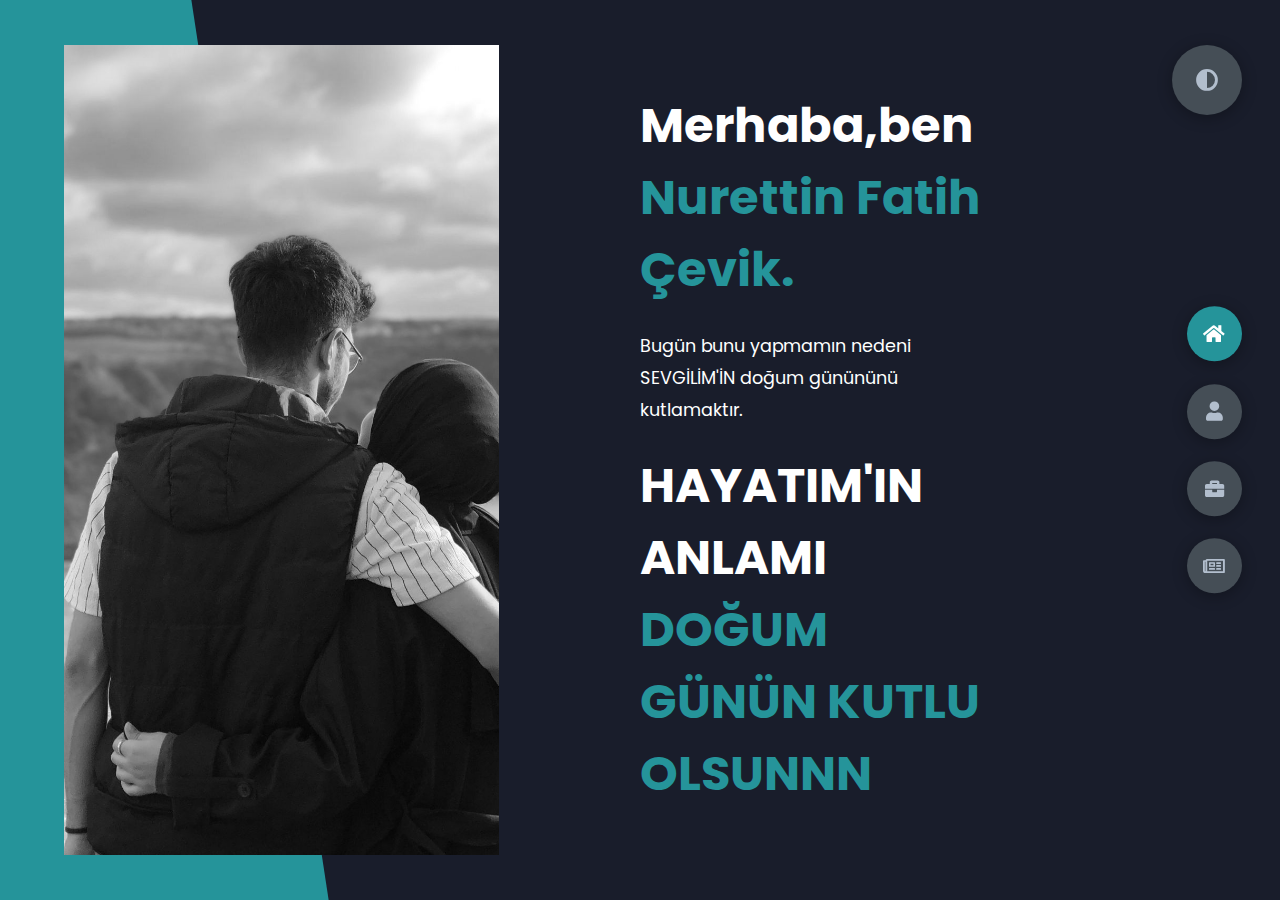
<file: index.html>
<!DOCTYPE html>
<html lang="en">
  <head>
    <meta charset="UTF-8" />
    <meta name="viewport" content="width=device-width, initial-scale=1.0" />
    <title>KALBİMM</title>
    <link 
    rel="icon"  
    type="image/svg+xml" 
    href="https://github.githubassets.com/favicons/favicon-dark.svg">
    <link rel="stylesheet" href="styles/style.css" />
    <link rel="preconnect" href="https://fonts.googleapis.com" />
    <link rel="preconnect" href="https://fonts.gstatic.com" crossorigin />
    <link
      rel="stylesheet"
      href="https://cdnjs.cloudflare.com/ajax/libs/font-awesome/5.15.4/css/all.min.css"
      integrity="sha512-1ycn6IcaQQ40/MKBW2W4Rhis/DbILU74C1vSrLJxCq57o941Ym01SwNsOMqvEBFlcgUa6xLiPY/NS5R+E6ztJQ=="
      crossorigin="anonymous"
      referrerpolicy="no-referrer"
    />
    <link
      href="https://fonts.googleapis.com/css2?family=Poppins:wght@400;500;600;700;800&display=swap"
      rel="stylesheet"
    />
  </head>
  
  <body class="main-content">
    <header class="container header active" id="home">
      <div class="header-content">
        <div class="left-header">
          <div class="h-shape"></div>
          <div class="image">
            <img src="images/00031085-PHOTO-2024-04-29-15-47-36.jpg" alt="" />  
          </div>
        </div>
        <div class="right-header">
          <h1 class="name">
            Merhaba,ben 
            <span>Nurettin Fatih Çevik.</span>
          </h1>
          <p>
            Bugün bunu yapmamın nedeni SEVGİLİM'İN doğum günününü kutlamaktır.
          </p>
          <h4 class="name">HAYATIM'IN ANLAMI 
            <span>DOĞUM GÜNÜN KUTLU OLSUNNN</span>
          </h4>

              </div>
        </div>
        
      </div>
    </header>
    <main>
      <section class="container about" id="about">
        <div class="main-title">
          <h2><span>Canım'ın İçi</span><span class="bg-text">DOĞUMGÜNÜN KUTLUOLSUN</span></h2>
        </div>
        <div class="about-container">
          <div class="left-about">
            <p>
              Sevgilim, bugün senin doğum günün ve bu özel günü seninle birlikte kutlamak benim için büyük bir mutluluk. Seninle tanıştığım o ilk anı hala hatırlıyorum. Gözlerin, gülüşün ve içtenliğin beni büyüledi. Seninle geçirdiğim her an, her anı benim için çok değerli. Seninle birlikte gülmek, seninle birlikte ağlamak, seninle birlikte hayatı paylaşmak benim için bir ayrıcalık. Seninle geçirdiğim her gün, seni daha da çok seviyorum. İyi ki doğdun, iyi ki hayatımdasın. Umarım bu yeni yaşın senin için tüm dileklerini gerçekleştirecek güzellikte geçer. Seni seviyorum! <br />
              <br />
            </p>
          </div>
          <div class="right-about">
            <div class="about-item">
              <div class="abt-text">
                <p class="large-text">KOCANNN</p>
                <p class="small-text"></p>
                   <br />
                </p>
              </div>
            </div>
            <div class="about-item">
              <div class="abt-text">
                <p class="large-text">SENİİİİ</p>
                <p class="small-text">
                    <br />
                </p>
              </div>
            </div>
            <div class="about-item">
              <div class="abt-text">
                <p class="large-text">ÇOOOOKKK</p>
                <p class="small-text">
                   <br />
                </p>
              </div>
            </div>
            <div class="about-item">
              <div class="abt-text">
                <p class="large-text">SEVİYOOOO</p>
                <p class="small-text">
                   <br />
                </p>
              </div>
            </div>
          </div>
        </div>
        <h4 class="stat-title">BİZİM ÇİZELGEMİZZ</h4>
        <div class="timeline">
          <div class="timeline-item">
            <div class="tl-icon">
              <i class=""></i>
            </div>
            <p class="tl-duration">13 Mart 2004 - 17 Ocak 2024</p>
            <h5>DOĞDUĞUMDAN TANIŞMAMIZA<span></span></h5>
            <p>
              BU TARİHLERİ BOŞVERİP GELDİM YANINA...
            </p>
          </div>
          <div class="timeline-item">
            <div class="tl-icon">
              <i class=""></i>
            </div>
            <p class="tl-duration">17 OCAK</p>
            <h5>TANIŞTIK<span></span></h5>
            <p>
              TANIŞMAMIZ BİRAZ TUHAF AMA NASIL GİRİŞ YAPICAĞIMI BİLMEDEN GİRDİM KONUYA ve KABUL EDİLDİM...
            </p>
          </div>
          <div class="timeline-item">
            <div class="tl-icon">
              <i class=""></i>
            </div>
            <p class="tl-duration">1 ŞUBAT</p>
            <h5>İLK BULUŞMA<span></span></h5>
            <p>
              MERVE ABLAN BİZİ TANIMADAN (SEN UTANARAK) VE GÜZEL BİR TAKİP YOLUYLA TANIŞMIŞ OLDUK
            </p>
          </div>
          <div class="timeline-item">
            <div class="tl-icon">
              <i class=""></i>
            </div>
            <p class="tl-duration">2 ŞUBAT</p>
            <h5>HİSAR GÜNÜ<span></span></h5>
            <p>
              FAZLA GÜZEL SOHBET OLMADI AMA TAM TANIMA O GÜNDÜ ASIL BULUŞMA O GÜNDÜ
            </p>
          </div>
          
          <div class="timeline-item">
            <div class="tl-icon">
              <i class=""></i>
            </div>
            <p class="tl-duration">4 ŞUBAT</p>
            <h5>BEŞİKTAŞ<span></span></h5>
            <p>
              O GÜN BİRAZ TUHAF OLDU YASİN ABİ İBO BEN GELDİK ONLAR GEZERKEN BİZ KARAKÖYE KADAR YÜRÜDÜK AMA GÜZELDİ SOHBETLİ BİR GÜN GEÇTİ
            </p>
          </div>
          <div class="timeline-item">
            <div class="tl-icon">
              <i class=""></i>
            </div>
            <p class="tl-duration">14 ŞUBAT</p>
            <h5>VE O GÜN</span></h5>
            <p>
              EMİRGAN KORUSU UNUTMAM UNUTAMAM BİZ O GÜN HEM İLK PİKNİĞİMİZ HEMDE SEVGİLİ OLDUK
            </p>
          </div>
          <div class="timeline-item">
            <div class="tl-icon">
              <i class=""></i>
            </div>
            <p class="tl-duration">25 ŞUBAT</p>
            <h5>EĞLENDİK(BOWLİNG)<span></span></h5>
            <p>
              BUGÜN FAZLA BİRŞEY YOK ASLINDA EĞLENDİK GÜZEL BİR GÜN GEÇİRDİK.
            </p>
          </div>
          <div class="timeline-item">
            <div class="tl-icon">
              <i class=""></i>
            </div>
            <p class="tl-duration">5 MART</p>
            <h5>İLK EMİNÖNÜ<span></span></h5>
            <p>
              BİR KAHVECİMİZ OLDU ORDA ve HALA ORAYI KULLANIYORUZ.
            </p>
          </div>
          <div class="timeline-item">
            <div class="tl-icon">
              <i class=""></i>
            </div>
            <p class="tl-duration">8 MART</p>
            <h5>KARŞILAŞMA<span></span></h5>
            <p>
              ASLINDA YASİN ABİ, BEN, SEN, ZEYNO BOWLİNG(ASLINDA YASİN ABİLERİN ARASINI YAPMAYA ÇALIŞIRKEN)
            </p>
          </div>
          <div class="timeline-item">
            <div class="tl-icon">
              <i class=""></i>
            </div>
            <p class="tl-duration">11 MART</p>
            <h5>DOĞUM GÜNÜM<span></span></h5>
            <p>
              FETİH PAŞA KORUSUNDA GÜZEL BİR GÜN TEŞEKKÜR EDERİM YENİDEN (ELMALI TURTA GÜZELDİ )
            </p>
          </div>
          <div class="timeline-item">
            <div class="tl-icon">
              <i class=""></i>
            </div>
            <p class="tl-duration">15 MART 2024 - 29 MART 2024</p>
            <h5>İLK İFTAR<span></span></h5>
            <p>
              İLK ve İKİNCİ İFTARLARIMIZ...
            </p>
          </div>
          <div class="timeline-item">
            <div class="tl-icon">
              <i class=""></i>
            </div>
            <p class="tl-duration">12 NİSAN</p>
            <h5>O GÜNE LANET OLSUN<span></span></h5>
            <p>
              FUNDAYLA KEŞKE BULUŞMA AYARLAMASAYDIK.
            </p>
          </div>
          <div class="timeline-item">
            <div class="tl-icon">
              <i class=""></i>
            </div>
            <p class="tl-duration">13 MART</p>
            <h5>12 NİSAN KONUŞMASI<span></span></h5>
            <p>
              BİLGİ ALIŞVERİŞİ
            </p>
          </div>
          <div class="timeline-item">
            <div class="tl-icon">
              <i class=""></i>
            </div>
            <p class="tl-duration">16 NİSAN</p>
            <h5>HEMOTOLOJİ<span></span></h5>
            <p>
              İYİ Kİ GİTTİK ŞUANDA İYİSİN
            </p>
          </div>
          <div class="timeline-item">
            <div class="tl-icon">
              <i class=""></i>
            </div>
            <p class="tl-duration">27 NİSAN</p>
            <h5>ARABAYLA GEZME DOLAŞMA<span></span></h5>
            <p>
              İLK FOTOĞRAFIMIZ
            </p>
          </div>
          <div class="timeline-item">
            <div class="tl-icon">
              <i class=""></i>
            </div>
            <p class="tl-duration">1 MAYIS</p>
            <h5>ÖKÜZ OTURMUŞTU<span></span></h5>
            <p>
              İLK ÖPÜCÜK ve ÖKÜZ OTURMUŞTU
            </p>
          </div>
          <div class="timeline-item">
            <div class="tl-icon">
              <i class=""></i>
            </div>
            <p class="tl-duration">6 MAYIS</p>
            <h5>GÜLHANE PARKI<span></span></h5>
            <p>
              GÜZEL BİR SAHİL YÜRÜYÜŞÜ
            </p>
          </div>
          <div class="timeline-item">
            <div class="tl-icon">
              <i class=""></i>
            </div>
            <p class="tl-duration">8 MAYIS</p>
            <h5>KUMANLA İLK BULUŞMA<span></span></h5>
            <p>
              AHMET EMİRLE BULUŞMACA
            </p>
          </div>
          <div class="timeline-item">
            <div class="tl-icon">
              <i class=""></i>
            </div>
            <p class="tl-duration">6 HAZİRAN</p>
            <h5>DOĞUM GÜNÜN KUTLU OLSUN CADI<span></span></h5>
            <p>
              HAYATIMDA OLDUĞUN İÇİN ve HERŞEY İÇİN TEŞEKKÜR EDERİM. NİCE BİRLİKTE SENELERE SEVGİLİMMMM.....
            </p>
          </div>
          
          
        </div>
      </section>
      <section class="container" id="portfolio">
        <div class="main-title">
          <h2><span>KALBİMM</span><span class="bg-text">KALBİMM</span></h2>
        </div>
        <p class="port-text">
          BİRAZ KLASİK OLUCAK AMA FAZLA BİŞİ GELMİYO BİRAZ BİLİYOSUN ODUNUMM. ;)
        </p>
        <div class="portfolios">
          <div class="portfolio-item">
            <div class="image">
              <img src="images/00031085-PHOTO-2024-04-29-15-47-36.jpg" alt="" />
              <div class="hover-items">
                <h3>KALBİMM</h3></div>
            </div>
          </div>
          <div class="portfolio-item">
            <div class="image">
              <img src="images/WhatsApp Image 2024-05-12 at 20.58.55 (1).jpeg" alt="" />
              <div class="hover-items">
                <h3>HAYATIMM</h3></div>
            </div>
          </div>
          <div class="portfolio-item">
            <div class="image">
              <img src="images/WhatsApp Image 2024-05-12 at 20.58.56 (1).jpeg" alt="" />
              <div class="hover-items">
                <h3>HERŞEYİMM</h3></div>
            </div>
          </div>
          <div class="portfolio-item">
            <div class="image">
              <img src="images/WhatsApp Image 2024-05-12 at 20.58.58 (1).jpeg" alt="" />
              <div class="hover-items">
                <h3>DOĞUMMM</h3></div>
            </div>
          </div>
          <div class="portfolio-item">
            <div class="image">
              <img src="images/WhatsApp Image 2024-05-12 at 20.58.58.jpeg" alt="" />
              <div class="hover-items">
                <h3>GÜNÜNN</h3></div>
            </div>
          </div>
          <div class="portfolio-item">
            <div class="image">
              <img src="images/WhatsApp Image 2024-05-12 at 20.59.02.jpeg" alt="" />
              <div class="hover-items">
                <h3>KUTLU OLSUNN</h3></div>
            </div>
          </div>
        </div>
      </section>
      <section class="container" id="blogs">
        <div class="blogs-content">
          <div class="main-title">
            <h2>ANILAR <span>KÖŞESİ</span><span class="bg-text">ANILAR KÖŞESİ</span></h2>
          </div>
          <div class="blogs">
            <div class="blog">
              <img src="images/WhatsApp Image 2024-05-12 at 20.59.01.jpeg" alt="" />
              <div class="blog-text">
                <h4>                  Seninle geçirdiğim her an, yaşamımın en değerli anılarına dönüşüyor. Doğum günün kutlu olsun, sevgilim. Seni her şeyden çok seviyorum.
                </h4>
                <p>
                </p>
              </div>
            </div>
            <div class="blog">
              <img src="images/WhatsApp Image 2024-05-12 at 20.58.59.jpeg" alt="" />
              <div class="blog-text">
                <h4>Seninle olmak, dünyanın en güzel hediyesi. Doğum günün kutlu olsun, her an seninle geçsin. Seni sonsuza kadar seveceğim.</h4>
                <p>
                </p>
              </div>
            </div>
            <div class="blog">
              <img src="images/WhatsApp Image 2024-05-13 at 08.49.56 (2).jpeg" alt="" />
              <div class="blog-text">
                <h4>Her doğum günün, senin hayatıma ne kadar anlam kattığını bir kez daha hatırlatıyor. Seni sevmekten ve yanında olmaktan gurur duyuyorum. Mutlu yıllar, aşkım.</h4>
                <p>
                </p>
              </div>
            </div>
            <div class="blog">
              <img src="images/WhatsApp Image 2024-05-13 at 08.48.23.jpeg" alt="" />
              <div class="blog-text">
                <h4>Hayatımın en büyük şansı, senin gibi birini sevmek. Doğum günün kutlu olsun, sevgilim. Seninle olan her an, hayatıma anlam katıyor.</h4>
                <p>
                </p>
              </div>
            </div>
            <div class="blog">
              <img src="images/WhatsApp Image 2024-05-13 at 08.48.23 (1).jpeg" alt="" />
              <div class="blog-text">
                <h4>Seninle geçen her gün, hayatımın en değerli günü oluyor. Doğum günün kutlu olsun, sevgilim. Seni sevmek benim için bir zevk.</h4>
                <p>
                </p>
              </div>
            </div>
            <div class="blog">
              <img src="images/WhatsApp Image 2024-05-13 at 08.49.56 (3).jpeg" alt="" />
              <div class="blog-text">
                <h4>Gözlerindeki ışık, dünyamı aydınlatıyor. Doğum günün kutlu olsun, en değerli varlığım. Seni sonsuz seviyorum.</h4>
                <p>
                </p>
              </div>
            </div>
            <div class="btn-con">
              <a href="indexw.html" class="main-btn">
                <span class="btn-text">WhatsApp</span>
                <span class="btn-icon"><i class="fas fa-download"></i></span>
              </a>
            </div>
          </div>
        </div>
      </section>
    </main>

    <div class="controls">
      <div class="control active-btn" data-id="home">
        <i class="fas fa-home"></i>
      </div>
      <div class="control" data-id="about">
        <i class="fas fa-user"></i>
      </div>
      <div class="control" data-id="portfolio">
        <i class="fas fa-briefcase"></i>
      </div>
      <div class="control" data-id="blogs">
        <i class="far fa-newspaper"></i>
      </div>
    </div>
    <div class="theme-btn">
      <i class="fas fa-adjust"></i>
    </div>
    <script src="app.js"></script>
  </body>
</html>
</file>
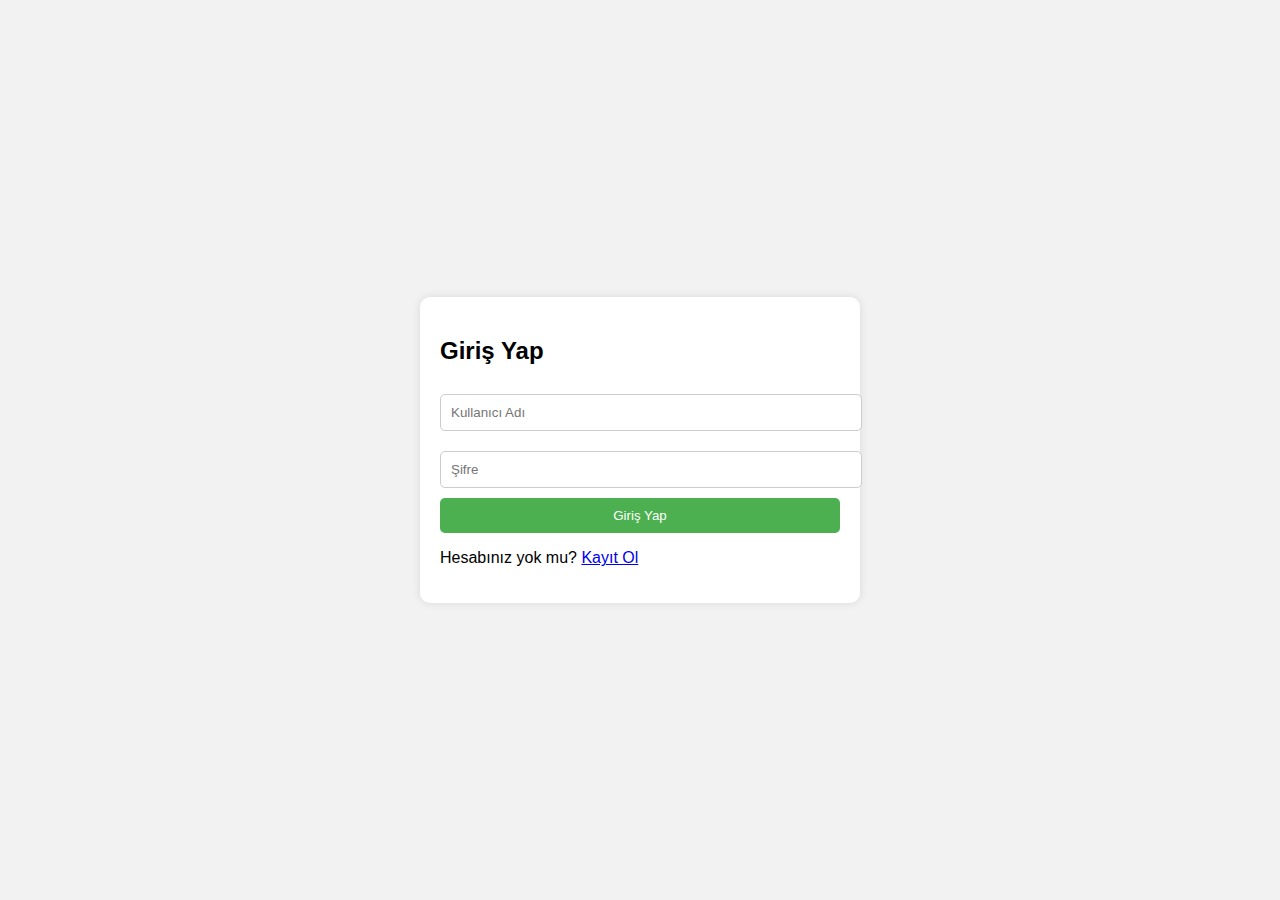
<file: indexw.html>
<!DOCTYPE html>
<html lang="en">
<head>
<meta charset="UTF-8">
<meta name="viewport" content="width=device-width, initial-scale=1.0">
<title>WhatsApp Benzeri Uygulama</title>
<style>
    body {
        font-family: Arial, sans-serif;
        margin: 0;
        padding: 0;
        background-color: #f2f2f2;
    }

    .container {
        display: flex;
        width: 100%;
        max-width: 800px;
        margin: 20px auto;
        background-color: #fff;
        border-radius: 10px;
        box-shadow: 0 0 10px rgba(0, 0, 0, 0.1);
    }

    .header {
        flex: 1;
        padding: 20px;
        text-align: center;
        background-color: #25d366;
        color: #fff;
        border-top-left-radius: 10px;
        border-top-right-radius: 10px;
    }

    .user-list {
        flex: 1;
        height: 500px;
        overflow-y: auto;
        border-right: 1px solid #ccc;
    }

    .chat-box {
        flex: 2;
        height: 500px;
        overflow-y: auto;
        display: flex;
        flex-direction: column;
    }

    .message {
        margin-bottom: 10px;
        padding: 10px;
        border-radius: 10px;
        max-width: 80%;
        word-wrap: break-word;
    }

    .message.sent {
        margin-left: auto;
        background-color: #dcf8c6;
        border: 1px solid #d4e8c3;
    }

    .message.received {
        margin-right: auto;
        background-color: #a7a5a5;
        border: 1px solid #ccc;
    }

    #message-input {
        width: calc(100% - 80px);
        padding: 10px;
        border: 1px solid #ccc;
        border-radius: 5px;
        margin: 10px;
    }

    #send-button {
        width: 60px;
        padding: 10px;
        background-color: #25d366;
        border: none;
        border-radius: 5px;
        color: #fff;
        cursor: pointer;
        margin: 10px;
    }

    .current-user {
        font-weight: bold;
        color: #25d366;
    }

    /* Yeni stil kullanıcı kutuları için */
    .user-list ul {
        list-style: none;
        padding: 0;
    }

    .user-list li {
        background-color: #e0e0e0;
        margin: 10px;
        padding: 15px;
        border-radius: 10px;
        cursor: pointer;
        transition: background-color 0.3s;
    }

    .user-list li:hover {
        background-color: #d4d4d4;
    }

    .user-list li.active {
        background-color: #cccccc;
        font-weight: bold;
    }

    .button {
        display: inline-block;
        padding: 10px 20px;
        background-color: #25d366;
        color: #fff;
        border: none;
        border-radius: 5px;
        cursor: pointer;
        margin-right: 10px;
    }

    .button:hover {
        background-color: #128C7E;
    }
</style>
</head>
<body>
<div class="container">
    <div class="header">
        WhatsApp Benzeri Uygulama - <span id="current-user-display"></span>
    </div>
    <div class="user-list" id="user-list">
        <h2>Kullanıcılar</h2>
        <ul id="users"></ul>
        <button class="button" onclick="deleteUser()">Kullanıcı Sil</button>
    </div>
    <div class="chat-box" id="chat-box">
        <h2>Mesajlar</h2>
        <div id="messages" style="flex: 1 1 auto; overflow-y: auto;"></div>
        <div style="display: flex; align-items: center;">
            <input type="text" id="message-input" placeholder="Mesajınızı girin...">
            <button id="send-button" onclick="sendMessage()">Gönder</button>
            <button class="button" onclick="deleteMessages()">Mesajları Sil</button>
        </div>
    </div>
</div>

<script>
var currentUser = sessionStorage.getItem('currentUser'); // Şu anki kullanıcıyı oturumdan al
var selectedUser = null; // Seçili kullanıcıyı takip etmek için
const adminUser = 'admin'; // Admin kullanıcısı adı

// LocalStorage'dan kullanıcıları yükle
function loadUsersFromLocalStorage() {
    var users = JSON.parse(localStorage.getItem('users')) || {};
    return users;
}

// LocalStorage'dan mesajları yükle
function loadMessagesFromLocalStorage() {
    var messages = JSON.parse(localStorage.getItem('messages')) || {};
    return messages;
}

// LocalStorage'a mesajları kaydet
function saveMessagesToLocalStorage(messages) {
    localStorage.setItem('messages', JSON.stringify(messages));
}

// Kullanıcı listesini güncelle
function updateUserList() {
    var userListElement = document.getElementById("users");
    userListElement.innerHTML = ""; // Önceki kullanıcıları temizle

    var users = loadUsersFromLocalStorage();
    Object.keys(users).forEach(function(user) {
        if (user !== currentUser && user !== adminUser) { // Giriş yapan kullanıcıyı ve admin'i atla
            var listItem = document.createElement("li");
            listItem.textContent = user;
            listItem.onclick = function() {
                selectedUser = user;
                loadMessages(user);
                setActiveUser(user);
            };
            userListElement.appendChild(listItem);
        }
    });
}

// Seçili kullanıcıyı vurgula
function setActiveUser(user) {
    var userItems = document.querySelectorAll("#users li");
    userItems.forEach(function(item) {
        if (item.textContent === user) {
            item.classList.add("active");
        } else {
            item.classList.remove("active");
        }
    });
}

// Mesajları yükle
function loadMessages(user) {
    var messagesElement = document.getElementById("messages");
    messagesElement.innerHTML = ""; // Önceki mesajları temizle

    var messages = loadMessagesFromLocalStorage();
    if (messages[user]) {
        messages[user].forEach(function(message) {
            var messageElement = document.createElement("div");
            var messageContent;
            if (message.sender === currentUser) {
                messageContent = "Sen: " + message.content + " - " + message.timestamp;
                messageElement.classList.add("sent");
            } else {
                messageContent = user + ": " + message.content + " - " + message.timestamp;
                messageElement.classList.add("received");
            }
            messageElement.textContent = messageContent;
            messageElement.classList.add("message");
            messagesElement.appendChild(messageElement);
        });
    }
}

// Mesaj gönderme işlemi
function sendMessage() {
    if (!selectedUser) {
        alert('Lütfen bir kullanıcı seçin.');
        return;
    }

    var messageInput = document.getElementById("message-input");
    var message = messageInput.value.trim();
    if (message !== "") {
        var messages = loadMessagesFromLocalStorage();
        
        // Mesajları iki taraflı olarak sakla
        if (!messages[selectedUser]) {
            messages[selectedUser] = [];
        }
        if (!messages[currentUser]) {
            messages[currentUser] = [];
        }

        var messageObject = { 
            sender: currentUser, 
            content: message, 
            timestamp: getCurrentTime() // Şu anki tarih ve saati al
        };

        messages[selectedUser].push(messageObject);
        messages[currentUser].push(messageObject);

        saveMessagesToLocalStorage(messages);
        
        var messageElement = document.createElement("div");
        var messageContent = "Sen: " + message + " - " + messageObject.timestamp;
        messageElement.textContent = messageContent;
        messageElement.classList.add("message", "sent");
        document.getElementById("messages").appendChild(messageElement);
        messageInput.value = "";
    }
}

// Kullanıcı silme işlemi
function deleteUser() {
    if (selectedUser === adminUser) {
        alert("Admin kullanıcıyı silemezsiniz.");
        return;
    }

    var users = loadUsersFromLocalStorage();
    delete users[selectedUser];
    localStorage.setItem("users", JSON.stringify(users));
    selectedUser = null;
    updateUserList();
    document.getElementById("messages").innerHTML = ""; // Mesajları temizle
}

// Mesajları silme işlemi
function deleteMessages() {
    if (!selectedUser) {
        alert('Lütfen bir kullanıcı seçin.');
        return;
    }

    var messages = loadMessagesFromLocalStorage();
    messages[selectedUser] = [];
    saveMessagesToLocalStorage(messages);
    loadMessages(selectedUser);
}

// Şu anki tarih ve saati al
function getCurrentTime() {
    var now = new Date();
    var hours = now.getHours();
    var minutes = now.getMinutes();
    var timeString = (hours < 10 ? '0' : '') + hours + ':' + (minutes < 10 ? '0' : '') + minutes;
    return timeString;
}

// Sayfa yüklendiğinde kullanıcı listesini güncelle
document.addEventListener('DOMContentLoaded', function() {
    if (!currentUser) {
        alert('Lütfen giriş yapın.');
        window.location.href = 'wplogin.html';
        return;
    }

    document.getElementById("current-user-display").textContent = currentUser;
    updateUserList(); // Kullanıcı listesini güncelle
});
</script>
</body>
</html>
</file>
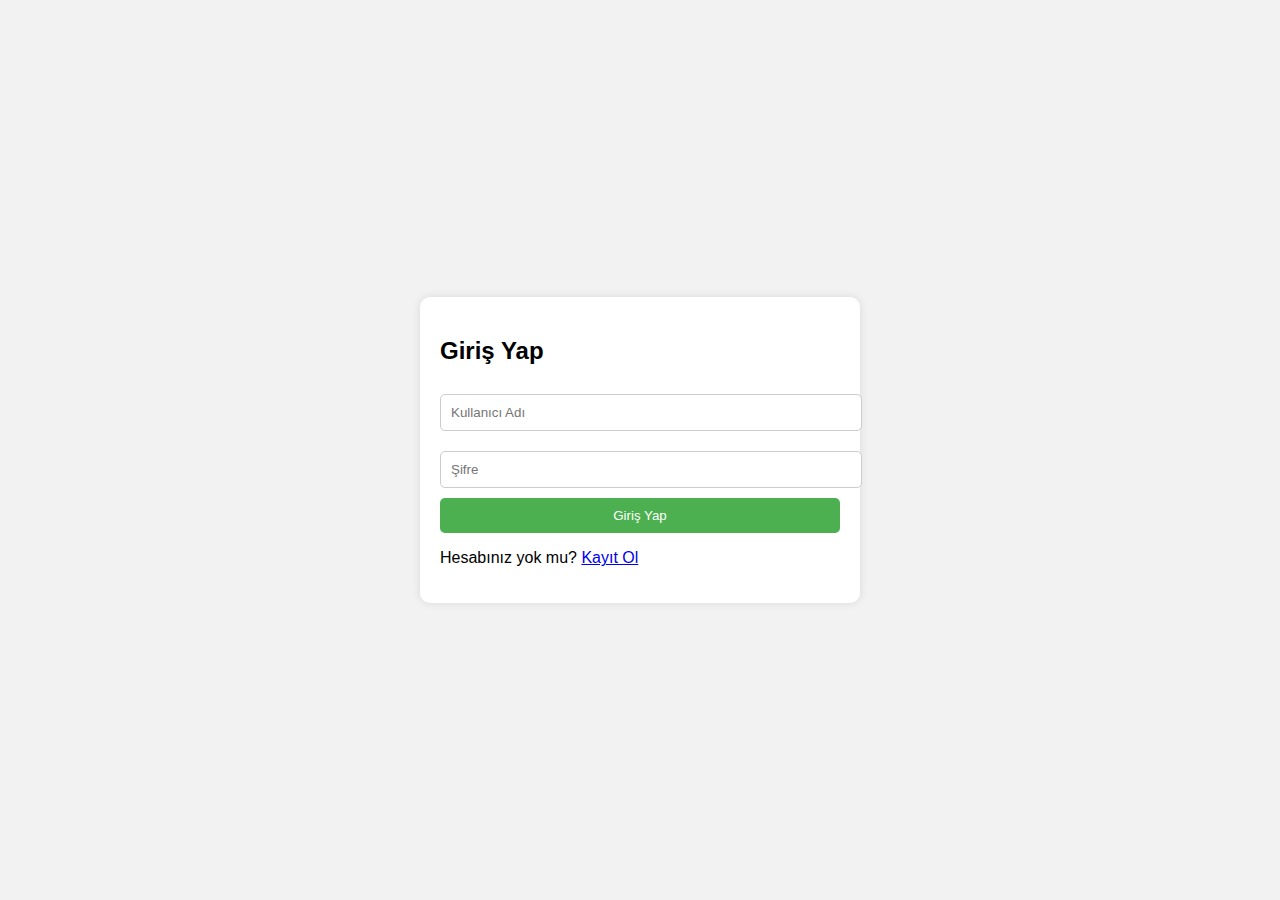
<file: wplogin.html>
<!DOCTYPE html>
<html lang="en">
<head>
<meta charset="UTF-8">
<meta name="viewport" content="width=device-width, initial-scale=1.0">
<title>Giriş Yap</title>
<style>
    body {
        font-family: Arial, sans-serif;
        margin: 0;
        padding: 0;
    }
    .container {
        display: flex;
        justify-content: center;
        align-items: center;
        height: 100vh;
        background-color: #f2f2f2;
    }
    .form-container {
        max-width: 400px;
        width: 100%;
        background-color: #fff;
        padding: 20px;
        border-radius: 10px;
        box-shadow: 0 0 10px rgba(0, 0, 0, 0.1);
    }
    .input-field {
        width: 100%;
        padding: 10px;
        margin: 10px 0;
        border: 1px solid #ccc;
        border-radius: 5px;
    }
    .submit-button {
        width: 100%;
        padding: 10px;
        background-color: #4caf50;
        color: #fff;
        border: none;
        border-radius: 5px;
        cursor: pointer;
    }
</style>
</head>
<body>

<div class="container">
    <div class="form-container">
        <h2>Giriş Yap</h2>
        <input type="text" id="username" class="input-field" placeholder="Kullanıcı Adı">
        <input type="password" id="password" class="input-field" placeholder="Şifre">
        <button class="submit-button" onclick="login()">Giriş Yap</button>
        <p>Hesabınız yok mu? <a href="register.html">Kayıt Ol</a></p>
    </div>
</div>

<script>
let users = {};

function loadUserData() {
    const data = localStorage.getItem('users');
    if (data) {
        users = JSON.parse(data);
    }
}

function login() {
    const username = document.getElementById('username').value.trim();
    const password = document.getElementById('password').value.trim();
    
    if (username && password) {
        if (users[username] && users[username].password === password) {
            alert('Giriş başarılı!');
            sessionStorage.setItem('currentUser', username);
            sessionStorage.setItem('isAdmin', users[username].isAdmin);
            window.location.href = 'indexw.html'; // Kullanıcıyı mesajlaşma sayfasına yönlendir
        } else {
            alert('Kullanıcı adı veya şifre hatalı.');
        }
    } else {
        alert('Lütfen tüm alanları doldurun.');
    }
}

window.onload = loadUserData;
</script>

</body>
</html>
</file>
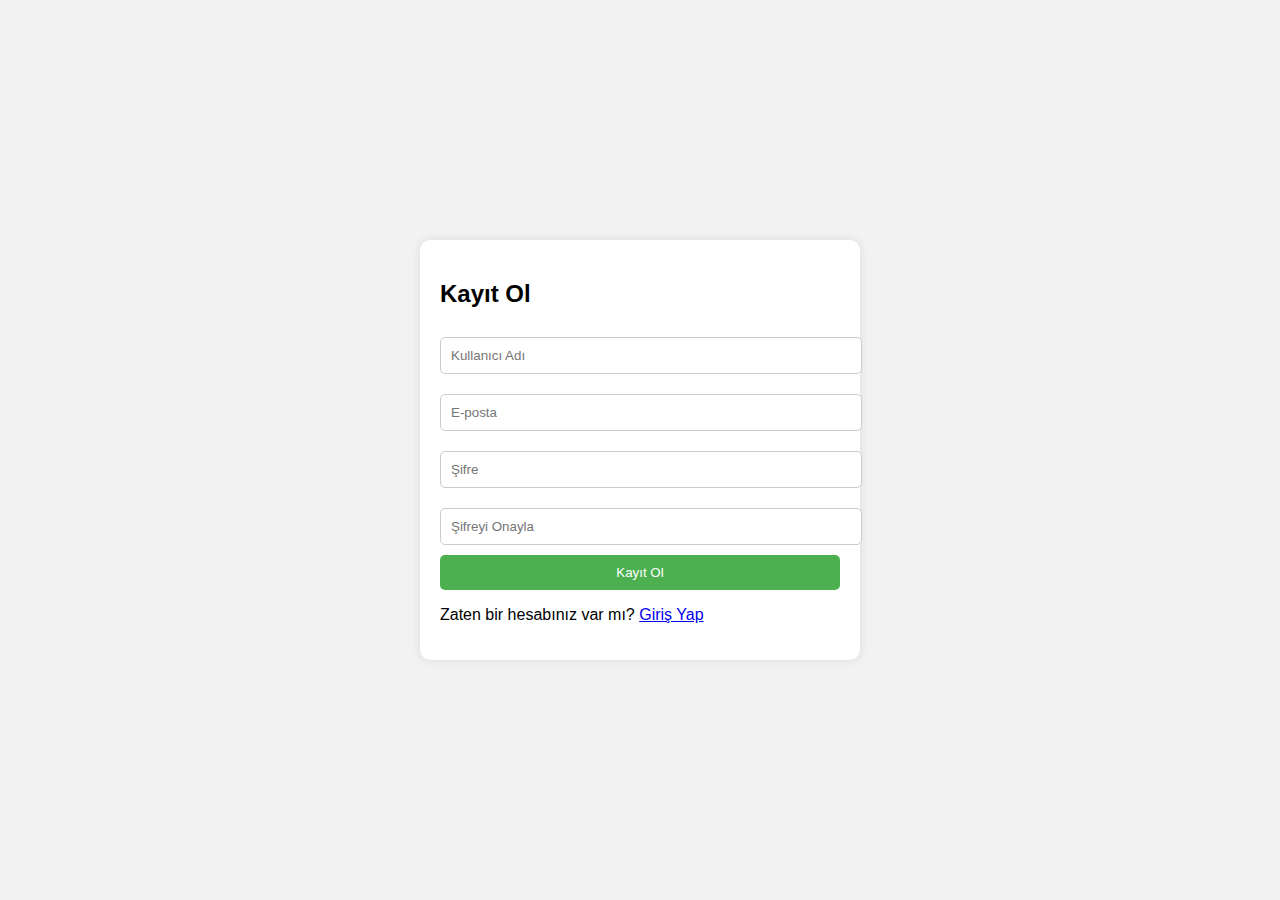
<file: wpregister.html>
<!DOCTYPE html>
<html lang="en">
<head>
    <meta charset="UTF-8">
    <meta name="viewport" content="width=device-width, initial-scale=1.0">
    <title>Kayıt Ol</title>
    <style>
        body {
            font-family: Arial, sans-serif;
            margin: 0;
            padding: 0;
        }
        .container {
            display: flex;
            justify-content: center;
            align-items: center;
            height: 100vh;
            background-color: #f2f2f2;
        }
        .form-container {
            max-width: 400px;
            width: 100%;
            background-color: #fff;
            padding: 20px;
            border-radius: 10px;
            box-shadow: 0 0 10px rgba(0, 0, 0, 0.1);
        }
        .input-field {
            width: 100%;
            padding: 10px;
            margin: 10px 0;
            border: 1px solid #ccc;
            border-radius: 5px;
        }
        .submit-button {
            width: 100%;
            padding: 10px;
            background-color: #4caf50;
            color: #fff;
            border: none;
            border-radius: 5px;
            cursor: pointer;
        }
    </style>
</head>
<body>

<div class="container">
    <div class="form-container">
        <h2>Kayıt Ol</h2>
        <input type="text" id="register-username" class="input-field" placeholder="Kullanıcı Adı">
        <input type="email" id="register-email" class="input-field" placeholder="E-posta">
        <input type="password" id="register-password" class="input-field" placeholder="Şifre">
        <input type="password" id="register-confirm-password" class="input-field" placeholder="Şifreyi Onayla">
        <button class="submit-button" onclick="register()">Kayıt Ol</button>
        <p>Zaten bir hesabınız var mı? <a href="wplogin.html">Giriş Yap</a></p>
    </div>
</div>

<script>
let users = {};

function loadUserData() {
    const data = localStorage.getItem('users');
    if (data) {
        users = JSON.parse(data);
    }
}

function saveUserData() {
    localStorage.setItem('users', JSON.stringify(users));
}

function register() {
    const username = document.getElementById('register-username').value.trim();
    const email = document.getElementById('register-email').value.trim();
    const password = document.getElementById('register-password').value.trim();
    const confirmPassword = document.getElementById('register-confirm-password').value.trim();
    
    if (username && email && password && confirmPassword) {
        if (password === confirmPassword) {
            if (!users[username]) {
                const isAdmin = username === 'admin'; // Sadece "admin" kullanıcı adıyla kayıt olan kişi yönetici olur
                users[username] = { password: password, email: email, isAdmin: isAdmin };
                saveUserData();
                alert('Kayıt başarılı! Giriş sayfasına yönlendiriliyorsunuz.');
                window.location.href = 'wplogin.html'; // Kullanıcıyı giriş sayfasına yönlendir
            } else {
                alert('Bu kullanıcı adı zaten mevcut.');
            }
        } else {
            alert('Şifreler uyuşmuyor.');
        }
    } else {
        alert('Lütfen tüm alanları doldurun.');
    }
}

window.onload = loadUserData;
</script>

</body>
</html>
</file>
<file: styles/style.css>
* {
  margin: 0;
  padding: 0;
  box-sizing: border-box;
  list-style: none;
}

:root {
  --color-primary: #191d2b;
  --color-secondary: rgb(37, 148, 154);
  --color-white: #FFFFFF;
  --color-black: #000;
  --color-grey0: #f8f8f8;
  --color-grey-1: #dbe1e8;
  --color-grey-2: #b2becd;
  --color-grey-3: #6c7983;
  --color-grey-4: #454e56;
  --color-grey-5: #2a2e35;
  --color-grey-6: #12181b;
  --br-sm-2: 14px;
  --box-shadow-1: 0 3px 15px rgba(0,0,0,.3);
}

.light-mode {
  --color-primary: #FFFFFF;
  --color-secondary: rgb(40, 69, 165);
  --color-white: #454e56;
  --color-black: #000;
  --color-grey0: #f8f8f8;
  --color-grey-1: #6c7983;
  --color-grey-2: #6c7983;
  --color-grey-3: #6c7983;
  --color-grey-4: #454e56;  
  --color-grey-5: #f8f8f8;
  --color-grey-6: #12181b;
}

body {
  background-color: var(--color-primary);
  font-family: "Poppins", sans-serif;
  font-size: 1.1rem;
  color: var(--color-white);
  transition: all 0.4s ease-in-out;
}

a {
  display: inline-block;
  text-decoration: none;
  color: inherit;
  font-family: inherit;
}

header {
  min-height: 100vh;
  color: var(--color-white);
  overflow: hidden;
  padding: 0 !important;
}

section {
  min-height: 100vh;
  width: 100%;
  position: absolute;
  left: 0;
  top: 0;
  padding: 3rem 18rem;
}

.container {
  display: none;
  transform: translateY(-100%) scale(0);
  transition: all 0.4s ease-in-out;
  background-color: var(--color-primary);
}

.active {
  display: block;
  animation: appear 1s ease-in-out;
  transform: translateY(0) scaleY(1);
}
@keyframes appear {
  0% {
    transform: translateY(-100%) scaleY(0);
  }
  100% {
    transform: translateY(0) scaleY(1);
  }
}

.controls {
  position: fixed;
  z-index: 10;
  top: 50%;
  right: 3%;
  display: flex;
  flex-direction: column;
  align-items: center;
  justify-content: center;
  transform: translateY(-50%);
}
.controls .control {
  padding: 1rem;
  cursor: pointer;
  background-color: var(--color-grey-4);
  width: 55px;
  height: 55px;
  border-radius: 50%;
  display: flex;
  justify-content: center;
  align-items: center;
  margin: 0.7rem 0;
  box-shadow: var(--box-shadow-1);
}
.controls .control i {
  font-size: 1.2rem;
  color: var(--color-grey-2);
  pointer-events: none;
}
.controls .active-btn {
  background-color: var(--color-secondary);
  transition: all 0.4s ease-in-out;
}
.controls .active-btn i {
  color: var(--color-white);
}

.theme-btn {
  top: 5%;
  right: 3%;
  width: 70px;
  height: 70px;
  border-radius: 50%;
  background-color: var(--color-grey-4);
  cursor: pointer;
  position: fixed;
  display: flex;
  justify-content: center;
  align-items: center;
  box-shadow: 0 3px 15px rgba(0, 0, 0, 0.3);
  transition: all 0.1s ease-in-out;
}
.theme-btn:active {
  transform: translateY(-3px);
}
.theme-btn i {
  font-size: 1.4rem;
  color: var(--color-grey-2);
  pointer-events: none;
}

/*Header-content*/
.header-content {
  display: grid;
  grid-template-columns: repeat(2, 1fr);
  min-height: 100vh;
}
.header-content .left-header {
  display: flex;
  align-items: center;
  position: relative;
}
.header-content .left-header .h-shape {
  transition: all 0.4s ease-in-out;
  width: 65%;
  height: 100%;
  background-color: var(--color-secondary);
  position: absolute;
  left: 0;
  top: 0;
  z-index: -1;
  clip-path: polygon(0 0, 46% 0, 79% 100%, 0% 100%);
}
.header-content .left-header .image {
  border-radius: var(--br-sm-2);
  height: 90%;
  width: 68%;
  margin-left: 4rem;
  background-color: var(--color-black);
  transition: all 0.4s ease-in-out;
}
.header-content .left-header .image img {
  width: 100%;
  height: 100%;
  object-fit: cover;
  transition: all 0.4s ease-in-out;
  filter: grayscale(100%);
}
.header-content .left-header .image img:hover {
  filter: grayscale(0);
}
.header-content .right-header {
  display: flex;
  flex-direction: column;
  justify-content: center;
  padding-right: 18rem;
}
.header-content .right-header .name {
  font-size: 3rem;
}
.header-content .right-header .name span {
  color: var(--color-secondary);
}
.header-content .right-header p {
  margin: 1.5rem 0;
  line-height: 2rem;
}

/*About*/
.about-container {
  display: grid;
  grid-template-columns: repeat(2, 1fr);
  padding-top: 3.5rem;
  padding-bottom: 5rem;
}
.about-container .right-about {
  display: grid;
  grid-template-columns: repeat(2, 1fr);
  grid-gap: 2rem;
}
.about-container .right-about .about-item {
  border: 1px solid var(--color-grey-5);
  border-radius: 5px;
  transition: all 0.4s ease-in-out;
  box-shadow: 1px 2px 15px rgba(0, 0, 0, 0.1);
}
.about-container .right-about .about-item:hover {
  cursor: default;
  transform: translateY(-5px);
  border: 1px solid var(--color-secondary);
  box-shadow: 1px 4px 15px rgba(0, 0, 0, 0.32);
}
.about-container .right-about .about-item .abt-text {
  padding: 1.5rem;
  display: flex;
  flex-direction: column;
}
.about-container .right-about .about-item .abt-text .large-text {
  font-size: 3rem;
  font-weight: 700;
  color: var(--color-secondary);
}
.about-container .right-about .about-item .abt-text .small-text {
  padding-left: 3rem;
  position: relative;
  text-transform: uppercase;
  font-size: 1.2rem;
  color: var(--color-grey-1);
  letter-spacing: 2px;
}
.about-container .right-about .about-item .abt-text .small-text::before {
  content: "";
  position: absolute;
  left: 0;
  top: 15px;
  width: 2rem;
  height: 2px;
  background-color: var(--color-grey-5);
}
.about-container .left-about {
  padding-right: 5rem;
}
.about-container .left-about p {
  line-height: 2rem;
  padding: 1rem;
  color: var(--color-grey-1);
}
.about-container .left-about h4 {
  font-size: 2rem;
  text-transform: uppercase;
}

.about-stats {
  padding-bottom: 4rem;
}
.about-stats .progress-bars {
  display: grid;
  grid-template-columns: repeat(2, 1fr);
  grid-gap: 2rem;
}
.about-stats .progress-bars .progress-bar {
  display: flex;
  flex-direction: column;
}
.about-stats .progress-bars .progress-bar .prog-title {
  text-transform: uppercase;
  font-weight: 500;
}
.about-stats .progress-bars .progress-bar .progress-con {
  display: flex;
  align-items: center;
}
.about-stats .progress-bars .progress-bar .progress-con .prog-text {
  color: var(--color-grey-2);
}
.about-stats .progress-bars .progress-bar .progress-con .progress {
  width: 100%;
  height: 0.45rem;
  background-color: var(--color-grey-4);
  margin-left: 1rem;
  position: relative;
}
.about-stats .progress-bars .progress-bar .progress-con .progress span {
  position: absolute;
  top: 0;
  left: 0;
  height: 100%;
  background-color: var(--color-secondary);
  transition: all 0.4s ease-in-out;
  width: 60%;
}
.about-stats .progress-bars .progress-bar .progress-con .progress .html {
  width: 80%;
}
.about-stats .progress-bars .progress-bar .progress-con .progress .css {
  width: 95%;
}
.about-stats .progress-bars .progress-bar .progress-con .progress .js {
  width: 75%;
}
.about-stats .progress-bars .progress-bar .progress-con .progress .react {
  width: 60%;
}
.about-stats .progress-bars .progress-bar .progress-con .progress .node {
  width: 87%;
}
.about-stats .progress-bars .progress-bar .progress-con .progress .python {
  width: 70%;
}

.stat-title {
  text-transform: uppercase;
  font-size: 1.4rem;
  text-align: center;
  padding: 3.5rem 0;
  position: relative;
}
.stat-title::before {
  content: "";
  position: absolute;
  left: 50%;
  top: 0;
  width: 40%;
  height: 1px;
  background-color: var(--color-grey-5);
  transform: translateX(-50%);
}

/*Timeline*/
.timeline {
  display: grid;
  grid-template-columns: repeat(2, 1fr);
  grid-gap: 2rem;
  padding-bottom: 3rem;
}
.timeline .timeline-item {
  position: relative;
  padding-left: 3rem;
  border-left: 1px solid var(--color-grey-5);
}
.timeline .timeline-item .tl-icon {
  position: absolute;
  left: -27px;
  top: 0;
  background-color: var(--color-secondary);
  width: 50px;
  height: 50px;
  border-radius: 50%;
  display: flex;
  align-items: center;
  justify-content: center;
}
.timeline .timeline-item .tl-icon i {
  font-size: 1.3rem;
}
.timeline .timeline-item .tl-duration {
  padding: 0.2rem 0.6rem;
  background-color: var(--color-grey-5);
  border-radius: 15px;
  display: inline-block;
  font-size: 0.8rem;
  text-transform: uppercase;
  font-weight: 500;
}
.timeline .timeline-item h5 {
  padding: 1rem 0;
  text-transform: uppercase;
  font-size: 1.3rem;
  font-weight: 600;
}
.timeline .timeline-item h5 span {
  color: var(--color-grey-2);
  font-weight: 500;
  font-size: 1.2rem;
}
.timeline .timeline-item p {
  color: var(--color-grey-2);
}

.port-text {
  padding: 2rem 0;
  text-align: center;
}

.portfolios {
  display: grid;
  grid-template-columns: repeat(3, 1fr);
  grid-gap: 2rem;
  margin-top: 3rem;
}
.portfolios .portfolio-item {
  position: relative;
  border-radius: 15px;
}
.portfolios .portfolio-item img {
  width: 100%;
  height: 300px;
  object-fit: cover;
  border-radius: 15px;
}
.portfolios .portfolio-item .hover-items {
  width: 100%;
  height: 100%;
  background-color: var(--color-secondary);
  position: absolute;
  left: 0;
  top: 0;
  border-radius: 15px;
  display: flex;
  justify-content: center;
  align-items: center;
  flex-direction: column;
  opacity: 0;
  transform: scale(0);
  transition: all 0.4s ease-in-out;
}
.portfolios .portfolio-item .hover-items h3 {
  font-size: 1.5rem;
  color: var(--color-white);
  margin-bottom: 1.5rem;
}
.portfolios .portfolio-item .hover-items .icons {
  display: flex;
  justify-content: center;
  align-items: center;
}
.portfolios .portfolio-item .hover-items .icons .icon {
  background-color: var(--color-primary);
  border-radius: 50%;
  width: 50px;
  height: 50px;
  display: flex;
  align-items: center;
  justify-content: center;
  margin: 0 1rem;
  cursor: pointer;
  transition: all 0.4s ease-in-out;
}
.portfolios .portfolio-item .hover-items .icons .icon i {
  font-size: 1.5rem;
  color: var(--color-white);
  margin: 0 1rem;
}
.portfolios .portfolio-item .hover-items .icons .icon:hover {
  background-color: var(--color-white);
}
.portfolios .portfolio-item .hover-items .icons .icon:hover i {
  color: var(--color-primary);
}

.portfolio-item:hover .hover-items {
  opacity: 1;
  transform: scale(1);
}

.blogs {
  display: grid;
  grid-template-columns: repeat(3, 1fr);
  grid-gap: 2rem;
  margin-top: 3rem;
}
.blogs .blog {
  position: relative;
  background-color: var(--color-grey-5);
  border-radius: 5px;
  box-shadow: 1px 1px 20px rgba(0, 0, 0, 0.1);
  transition: all 0.4s ease-in-out;
}
.blogs .blog:hover {
  box-shadow: 1px 1px 20px rgba(0, 0, 0, 0.3);
  transform: translateY(-5px);
  transition: all 0.4s ease-in-out;
}
.blogs .blog:hover img {
  filter: grayscale(0);
  transform: scale(1.1);
  box-shadow: 0px 4px 15px rgba(0, 0, 0, 0.8);
}
.blogs .blog img {
  width: 100%;
  height: 300px;
  object-fit: cover;
  border-top-left-radius: 5px;
  border-top-right-radius: 5px;
  filter: grayscale(100%);
  transition: all 0.4s ease-in-out;
}
.blogs .blog .blog-text {
  margin-top: -7px;
  padding: 1.1rem;
  border-top: 8px solid var(--color-secondary);
}
.blogs .blog .blog-text h4 {
  font-size: 1.5rem;
  margin-bottom: 0.7rem;
  transition: all 0.4s ease-in-out;
  cursor: pointer;
}
.blogs .blog .blog-text h4:hover {
  color: var(--color-secondary);
}
.blogs .blog .blog-text p {
  color: var(--color-grey-2);
  line-height: 2rem;
  padding-bottom: 1rem;
}

.contact-content-con {
  display: flex;
  padding-top: 3.5rem;
}
.contact-content-con .left-contact {
  flex: 2;
}
.contact-content-con .left-contact h4 {
  margin-top: 1rem;
  font-size: 2rem;
  text-transform: uppercase;
}
.contact-content-con .left-contact p {
  margin: 1rem 0;
  line-height: 2rem;
}
.contact-content-con .left-contact .contact-info .contact-item {
  display: flex;
  align-items: center;
  justify-content: space-between;
}
.contact-content-con .left-contact .contact-info .contact-item p {
  margin: 0.3rem 0 !important;
  padding: 0 !important;
}
.contact-content-con .left-contact .contact-info .contact-item .icon {
  display: grid;
  grid-template-columns: 40px 1fr;
}
.contact-content-con .left-contact .contact-info .contact-item .icon i {
  display: flex;
  align-items: center;
  font-size: 1.3rem;
}
.contact-content-con .left-contact .contact-icon {
  display: flex;
  margin-top: 2rem;
}
.contact-content-con .left-contact .contact-icon a {
  display: flex;
  align-items: center;
  color: var(--color-white);
  background-color: var(--color-grey-5);
  cursor: pointer;
  justify-content: center;
  width: 50px;
  height: 50px;
  border-radius: 50%;
  margin: 0 0.4rem;
  transition: all 0.4s ease-in-out;
}
.contact-content-con .left-contact .contact-icon a:hover {
  background-color: var(--color-secondary);
}
.contact-content-con .left-contact .contact-icon a:hover i {
  color: var(--color-primary);
}
.contact-content-con .left-contact .contact-icon a i {
  display: flex;
  align-items: center;
  justify-content: center;
  font-size: 1.3rem;
}
.contact-content-con .right-contact {
  flex: 3;
  margin-left: 3rem;
}
.contact-content-con .right-contact .input-control {
  margin: 1.5rem 0;
}
.contact-content-con .right-contact .input-control input, .contact-content-con .right-contact .input-control textarea {
  border-radius: 30px;
  font-weight: inherit;
  font-size: inherit;
  font-family: inherit;
  padding: 0.8rem 1.1rem;
  outline: none;
  border: none;
  background-color: var(--color-grey-5);
  width: 100%;
  color: var(--color-white);
  resize: none;
}
.contact-content-con .right-contact .i-c-2 {
  display: flex;
}
.contact-content-con .right-contact .i-c-2 :last-child {
  margin-left: 1.5rem;
}
.contact-content-con .right-contact .submit-btn {
  display: flex;
  justify-content: flex-start;
}

/*Independed components*/
.btn-con {
  display: flex;
  align-self: flex-start;
}

.main-btn {
  border-radius: 30px;
  color: inherit;
  font-weight: 600;
  position: relative;
  border: 1px solid var(--color-secondary);
  display: flex;
  align-self: flex-start;
  align-items: center;
  overflow: hidden;
}
.main-btn .btn-text {
  padding: 0 2rem;
}
.main-btn .btn-icon {
  background-color: var(--color-secondary);
  display: flex;
  align-items: center;
  justify-content: center;
  border-radius: 50%;
  padding: 1rem;
}
.main-btn::before {
  content: "";
  position: absolute;
  top: 0;
  right: 0;
  transform: translateX(100%);
  transition: all 0.4s ease-out;
  z-index: -1;
}
.main-btn:hover {
  transition: all 0.4s ease-out;
}
.main-btn:hover::before {
  width: 100%;
  height: 100%;
  background-color: var(--color-secondary);
  transform: translateX(0);
  transition: all 0.4s ease-out;
}

.main-title {
  text-align: center;
}
.main-title h2 {
  position: relative;
  text-transform: uppercase;
  font-size: 4rem;
  font-weight: 700;
}
.main-title h2 span {
  color: var(--color-secondary);
}
.main-title h2 .bg-text {
  position: absolute;
  top: 50%;
  left: 50%;
  color: var(--color-grey-5);
  transition: all 0.4s ease-in-out;
  z-index: -1;
  transform: translate(-50%, -50%);
  font-weight: 800;
  font-size: 6.3rem;
}

.about-container .left-about p {
  padding-left: 0;
}

@media screen and (max-width: 600px) {
  header {
    padding: 0 !important;
  }

  .theme-btn {
    width: 50px;
    height: 50px;
  }

  .header-content {
    grid-template-columns: repeat(1, 1fr);
    padding-bottom: 6rem;
  }

  .left-header .h-shape {
    display: none;
  }

  .right-header {
    grid-row: 1;
    padding-right: 0rem !important;
    width: 90%;
    margin: 0 auto;
  }
  .right-header .name {
    font-size: 2.5rem !important;
    text-align: center;
    padding-top: 3rem;
  }

  .header-content .left-header .image {
    margin: 0 auto;
    width: 90%;
  }

  .controls {
    top: auto;
    bottom: 0;
    flex-direction: row;
    justify-content: center;
    left: 50%;
    transform: translateX(-50%);
    width: 100%;
    background-color: var(--color-grey-5);
  }
  .controls .control {
    margin: 1rem 0.3rem;
  }

  .about-container {
    grid-template-columns: repeat(1, 1fr);
  }
  .about-container .right-about {
    grid-template-columns: repeat(1, 1fr);
    padding-top: 2.5rem;
  }
  .about-container .left-about {
    padding-right: 0;
  }
  .about-container .left-about p {
    padding-left: 0;
  }

  .timeline {
    grid-template-columns: repeat(1, 1fr);
    padding-bottom: 6rem;
  }

  .container {
    padding: 2rem 2.5rem !important;
  }

  .about-stats .progress-bars {
    grid-template-columns: repeat(1, 1fr);
  }

  .portfolios {
    grid-template-columns: repeat(1, 1fr);
    padding-bottom: 6rem;
    margin-top: 1rem;
  }

  .blogs {
    grid-template-columns: repeat(1, 1fr);
    padding-bottom: 6rem;
  }

  .contact-content-con {
    flex-direction: column;
  }
  .contact-content-con .right-contact {
    margin-left: 0;
    margin-top: 2.5rem;
  }

  .contact-content-con .right-contact .i-c-2 {
    flex-direction: column;
  }

  .contact-content-con .right-contact .i-c-2 :last-child {
    margin-left: 0;
    margin-top: 1.5rem;
  }

  .contact-content-con .right-contact {
    margin-bottom: 6rem;
  }

  .contact-item {
    flex-direction: column;
    margin: 1rem 0;
  }
  .contact-item p {
    font-size: 15px;
    color: var(--color-grey-2);
  }
  .contact-item span {
    font-size: 15px;
  }
  .contact-item .icon {
    grid-template-columns: 25px 1fr;
  }

  .main-title h2 {
    font-size: 2rem;
  }
  .main-title h2 span {
    font-size: 2.3rem;
  }
  .main-title h2 .bg-text {
    font-size: 2.3rem;
  }
}
@media screen and (max-width: 1432px) {
  .container {
    padding: 7rem 11rem;
  }

  .contact-content-con {
    flex-direction: column;
  }
  .contact-content-con .right-contact {
    margin-left: 0;
    margin-top: 2.5rem;
  }

  .contact-content-con .right-contact .i-c-2 {
    flex-direction: column;
  }

  .contact-content-con .right-contact .i-c-2 :last-child {
    margin-left: 0;
    margin-top: 1.5rem;
  }

  .contact-content-con .right-contact {
    margin-bottom: 6rem;
  }

  .main-title h2 .bg-text {
    font-size: 5.5rem;
  }
}
@media screen and (max-width: 1250px) {
  .blogs {
    grid-template-columns: repeat(2, 1fr);
    margin-top: 6rem;
  }

  .portfolios {
    grid-template-columns: repeat(2, 1fr);
  }

  .header-content .right-header {
    padding-right: 9rem;
  }
}
@media screen and (max-width: 660px) {
  .blogs {
    grid-template-columns: repeat(1, 1fr);
  }

  .portfolios {
    grid-template-columns: repeat(1, 1fr);
  }
}
@media screen and (max-width: 1070px) {
  .about-container {
    grid-template-columns: repeat(1, 1fr);
  }
  .about-container .right-about {
    padding-top: 2.5rem;
  }

  .main-title h2 {
    font-size: 4rem;
  }
  .main-title h2 span {
    font-size: 4rem;
  }
  .main-title h2 .bg-text {
    font-size: 4.5rem;
  }
}
@media screen and (max-width: 970px) {
  .container {
    padding: 7rem 6rem;
  }

  .about-container .left-about {
    padding-right: 0rem;
  }

  .header-content {
    grid-template-columns: repeat(1, 1fr);
    padding-bottom: 6rem;
  }

  .left-header .h-shape {
    display: none;
  }
  .left-header .image {
    width: 90% !important;
    margin: 0 auto !important;
  }

  .right-header {
    grid-row: 1;
    padding-right: 0rem !important;
    width: 90%;
    margin: 0 auto;
  }
  .right-header .name {
    font-size: 2.5rem !important;
    text-align: center;
    padding-top: 3rem;
  }
}
@media screen and (max-width: 700px) {
  .container {
    padding: 7rem 3rem;
  }

  .about-stats .progress-bars {
    grid-template-columns: repeat(1, 1fr);
  }

  .about-container .right-about {
    grid-template-columns: repeat(1, 1fr);
  }

  .timeline {
    grid-template-columns: repeat(1, 1fr);
  }

  .main-title h2 {
    font-size: 3rem;
  }
  .main-title h2 span {
    font-size: 3rem;
  }
  .main-title h2 .bg-text {
    font-size: 4rem;
  }
}

/*# sourceMappingURL=styles.css.map */
</file>
